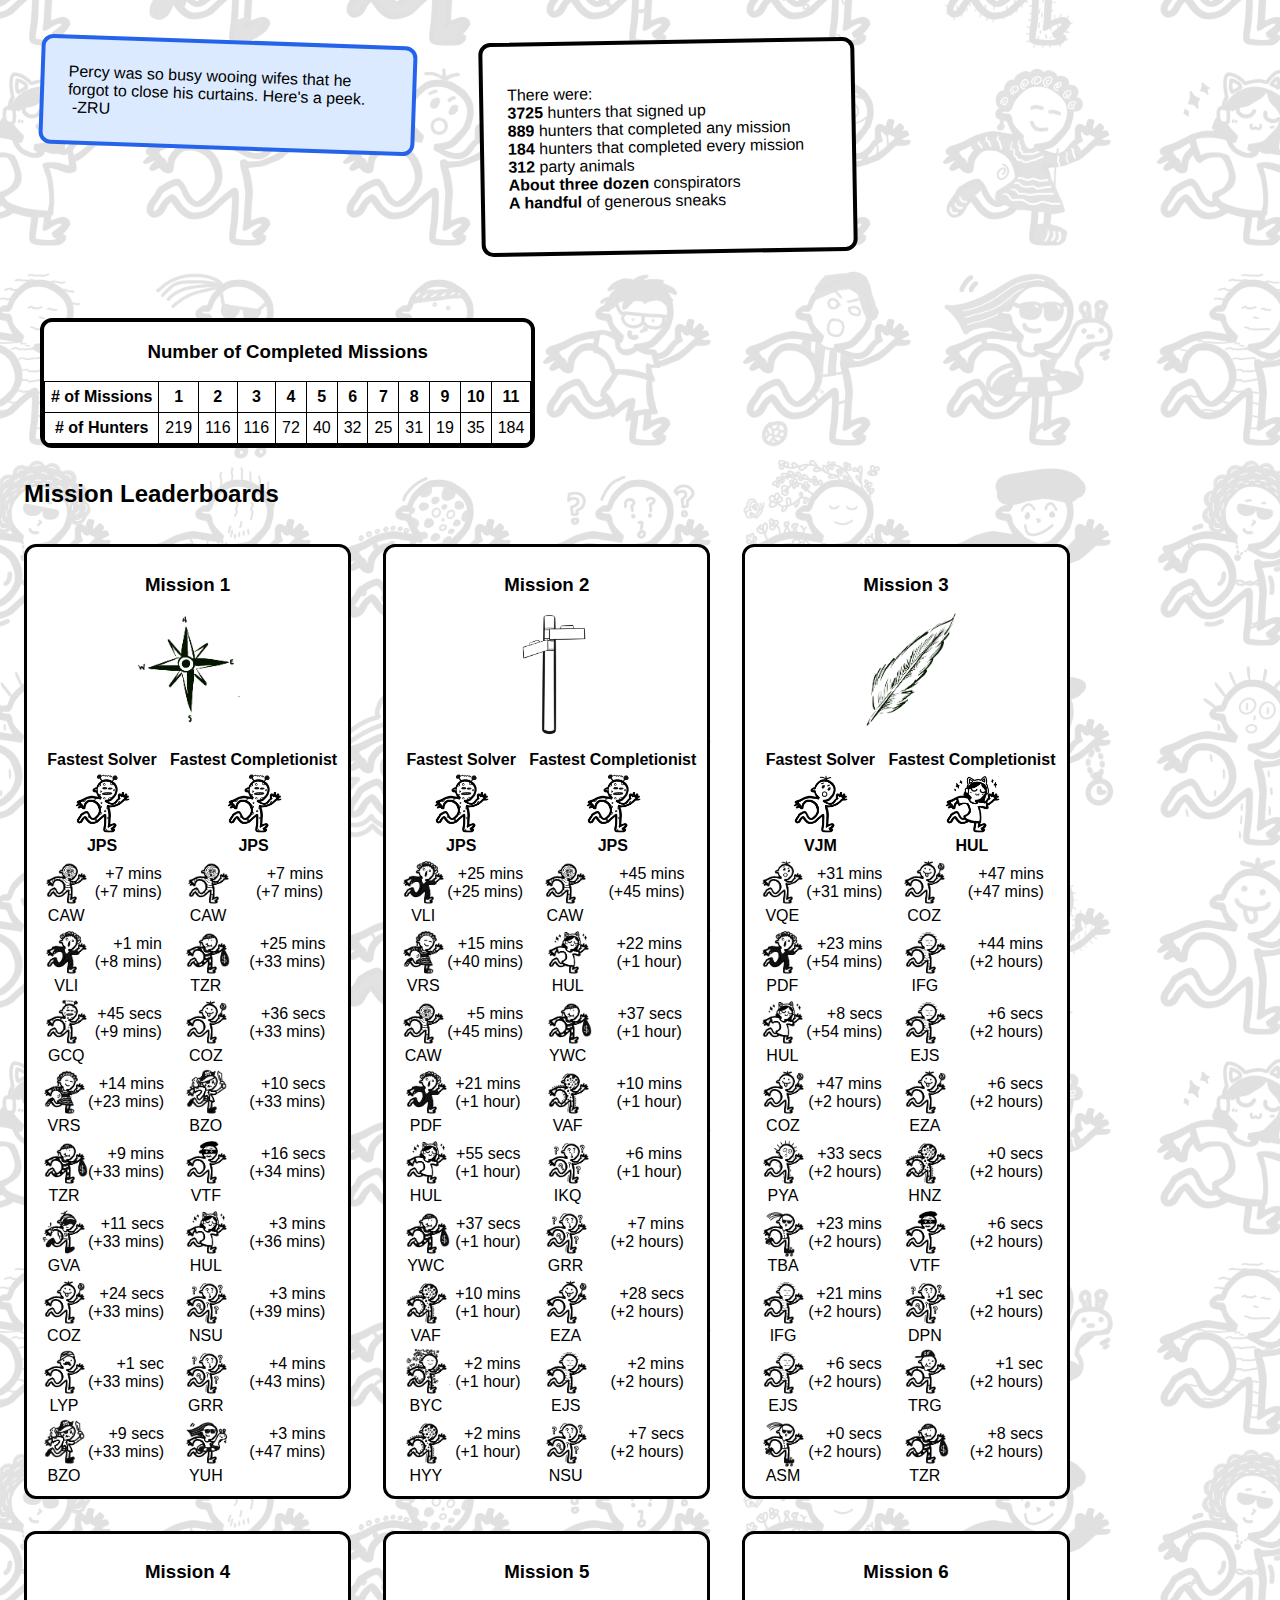
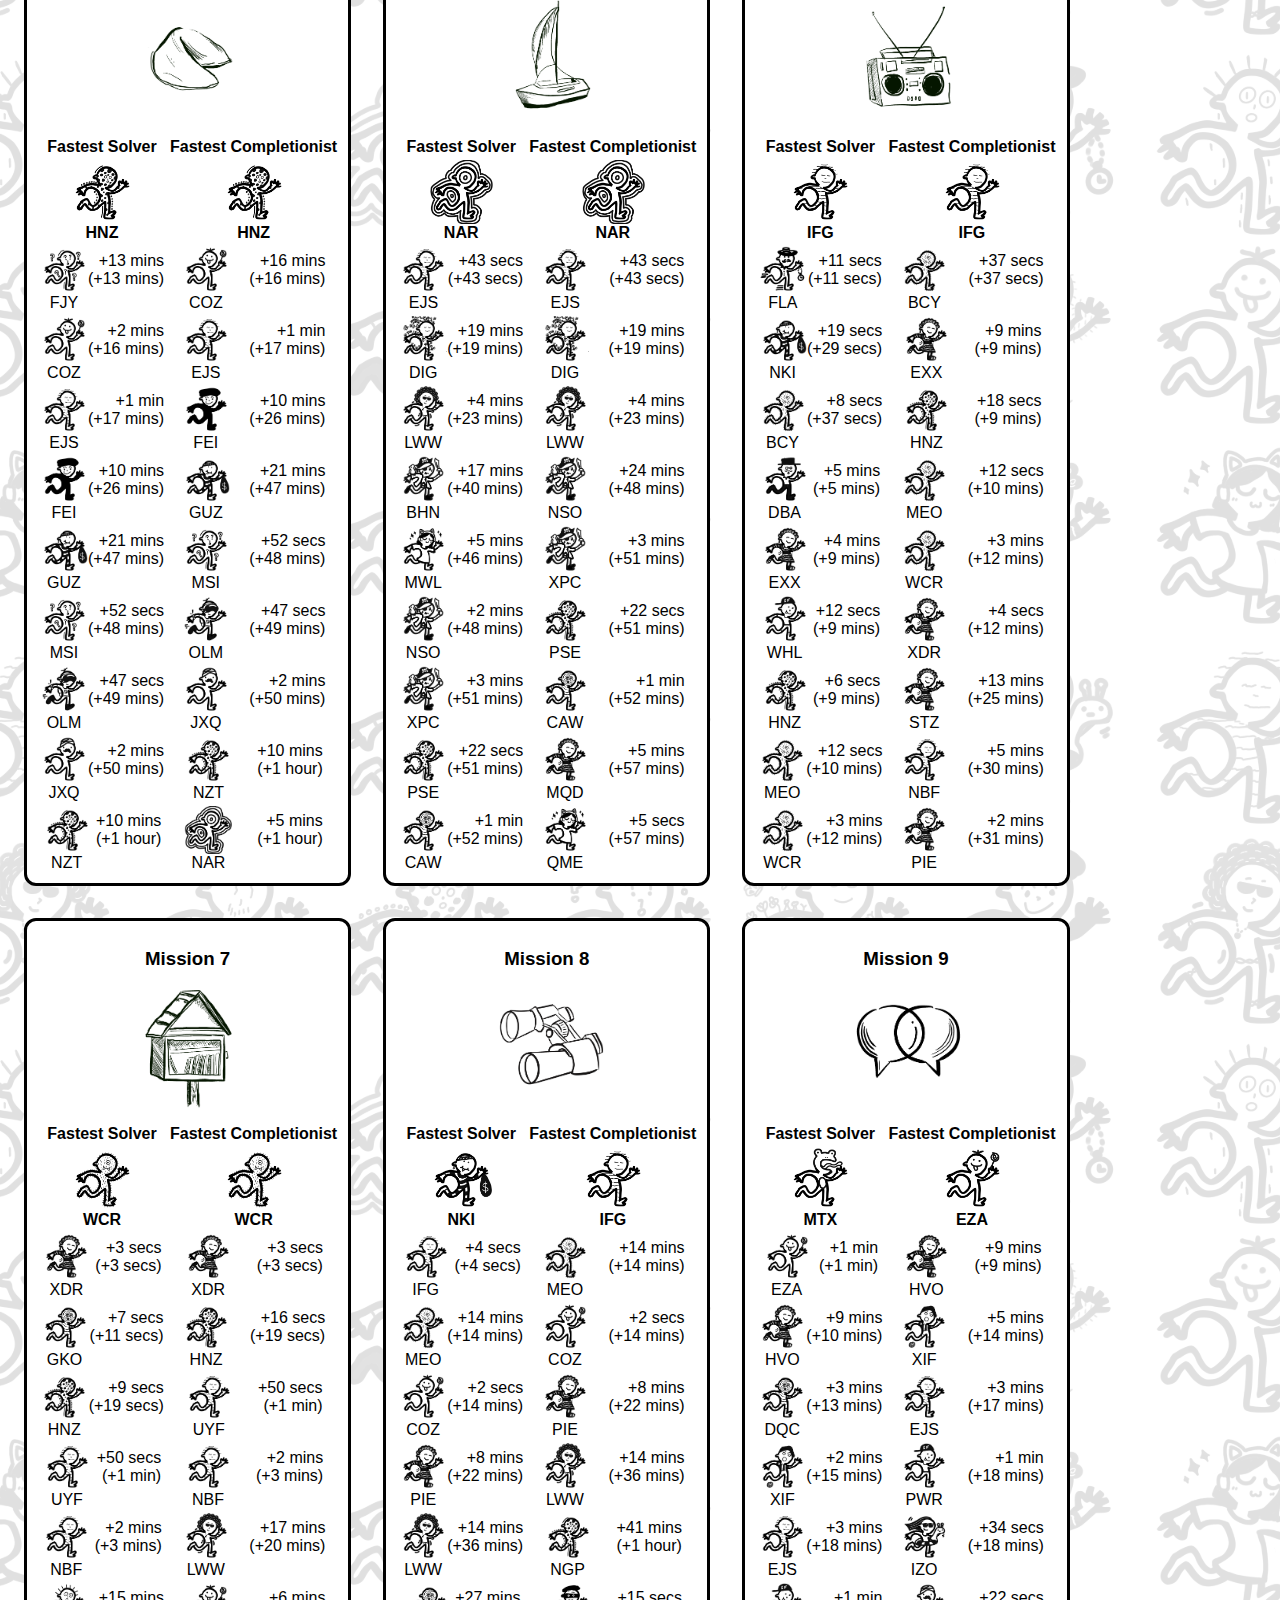
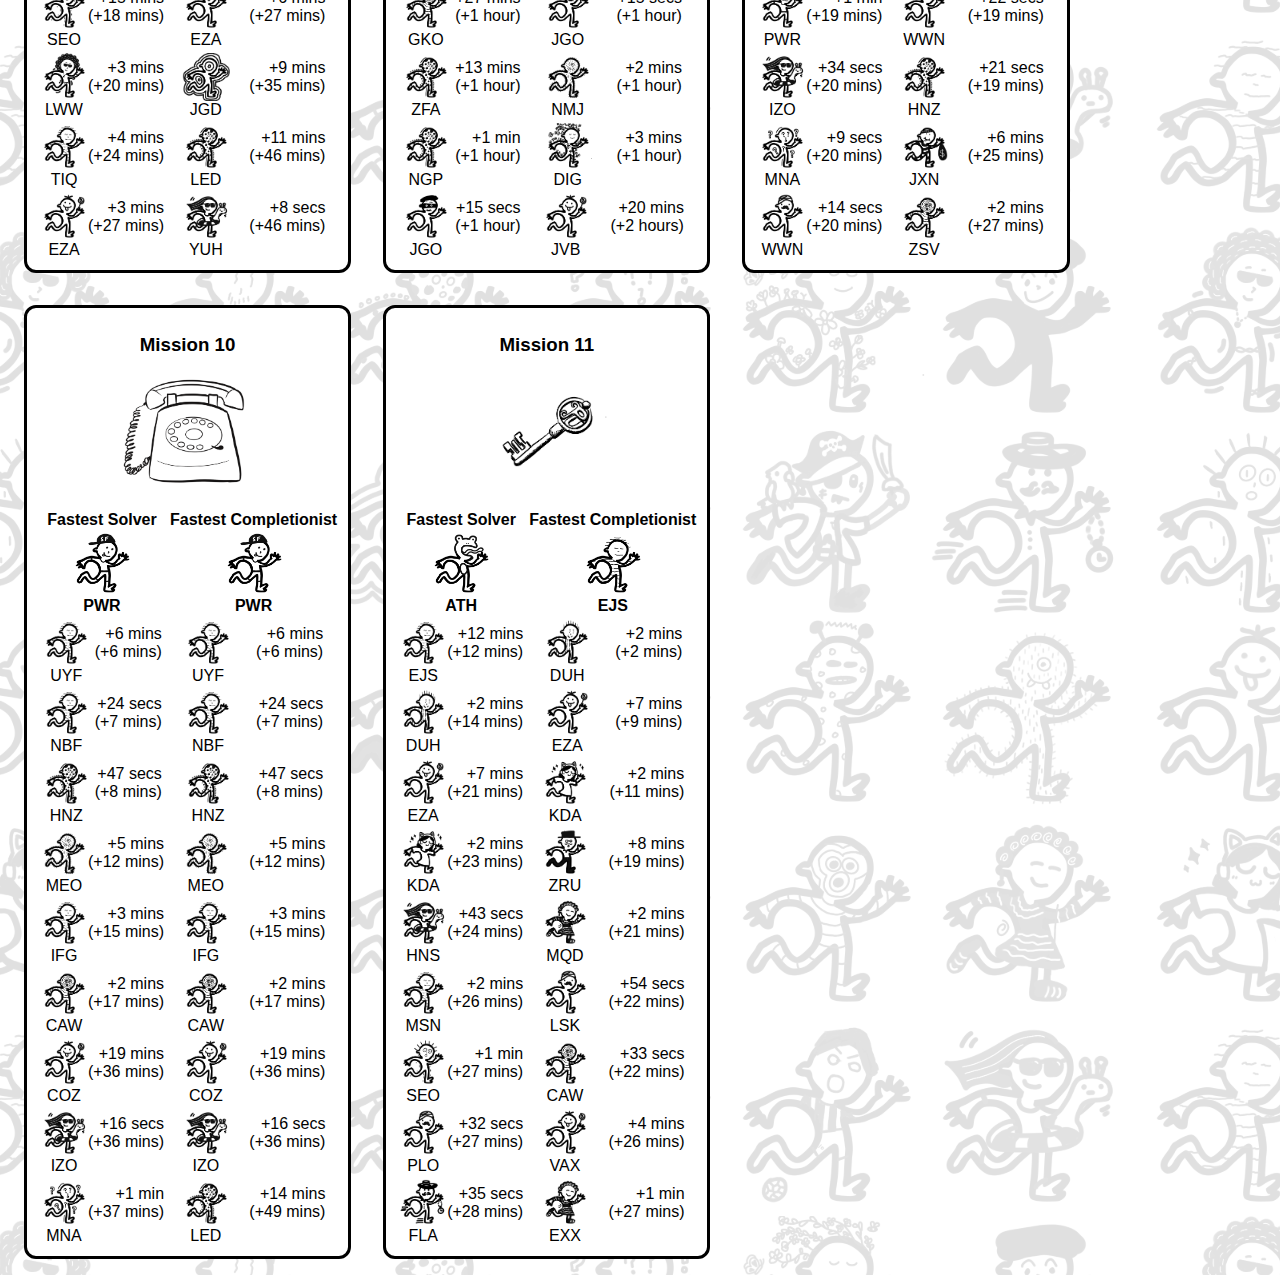
<file: index.html>
<html><head><title>SF Pursuit End Game Summary</title><link rel="stylesheet" href="style.css"></head><body><div class="message">Percy was so busy wooing wifes that he forgot to close his curtains. Here's a peek.<br/>&nbsp;-ZRU</div><div id="userstats"><p>There were:<br/><b>3725</b> hunters that signed up<br/><b>889</b> hunters that completed any mission<br/><b>184</b> hunters that completed every mission<br/><b>312</b> party animals<br/><b>About three dozen</b> conspirators<br/><b>A handful</b> of generous sneaks</p></div><div class="solved"><h3>Number of Completed Missions</h3><table><thead><tr><th># of Missions</th><th>1</th><th>2</th><th>3</th><th>4</th><th>5</th><th>6</th><th>7</th><th>8</th><th>9</th><th>10</th><th>11</th></tr></thead><tbody><tr><th># of Hunters</th><td>219</td><td>116</td><td>116</td><td>72</td><td>40</td><td>32</td><td>25</td><td>31</td><td>19</td><td>35</td><td>184</td></tr></tbody></table></div><div class="clue-leaderboard-header"><h2>Mission Leaderboards</h2></div><div class="clue-leaderboard"><div class="mission-header"><h3>Mission 1</h3><img src="mission/1.png"></div><table><thead><tr><th>Fastest Solver</th><th>Fastest Completionist</th></tr></thead><tbdoy><tr><td><div class="stat"><div class="avatar"><img width=64 src="avatar/guy-5.PNG"></div><div class="name">JPS</div><div class="time"><br/>()</div></div></td><td><div class="stat"><div class="avatar"><img width=64 src="avatar/guy-5.PNG"></div><div class="name">JPS</div><div class="time"><br/>()</div></div></td></tr><tr><td><div class="stat"><div class="avatar"><img width=64 src="avatar/guy-15.PNG"></div><div class="name">CAW</div><div class="time">+7 mins<br/>(+7 mins)</div></div></td><td><div class="stat"><div class="avatar"><img width=64 src="avatar/guy-15.PNG"></div><div class="name">CAW</div><div class="time">+7 mins<br/>(+7 mins)</div></div></td></tr><tr><td><div class="stat"><div class="avatar"><img width=64 src="avatar/guy-12.PNG"></div><div class="name">VLI</div><div class="time">+1 min<br/>(+8 mins)</div></div></td><td><div class="stat"><div class="avatar"><img width=64 src="avatar/guy-19.PNG"></div><div class="name">TZR</div><div class="time">+25 mins<br/>(+33 mins)</div></div></td></tr><tr><td><div class="stat"><div class="avatar"><img width=64 src="avatar/guy-5.PNG"></div><div class="name">GCQ</div><div class="time">+45 secs<br/>(+9 mins)</div></div></td><td><div class="stat"><div class="avatar"><img width=64 src="avatar/guy-30.PNG"></div><div class="name">COZ</div><div class="time">+36 secs<br/>(+33 mins)</div></div></td></tr><tr><td><div class="stat"><div class="avatar"><img width=64 src="avatar/guy-14.PNG"></div><div class="name">VRS</div><div class="time">+14 mins<br/>(+23 mins)</div></div></td><td><div class="stat"><div class="avatar"><img width=64 src="avatar/guy-28.PNG"></div><div class="name">BZO</div><div class="time">+10 secs<br/>(+33 mins)</div></div></td></tr><tr><td><div class="stat"><div class="avatar"><img width=64 src="avatar/guy-19.PNG"></div><div class="name">TZR</div><div class="time">+9 mins<br/>(+33 mins)</div></div></td><td><div class="stat"><div class="avatar"><img width=64 src="avatar/guy-27.PNG"></div><div class="name">VTF</div><div class="time">+16 secs<br/>(+34 mins)</div></div></td></tr><tr><td><div class="stat"><div class="avatar"><img width=64 src="avatar/guy-11.PNG"></div><div class="name">GVA</div><div class="time">+11 secs<br/>(+33 mins)</div></div></td><td><div class="stat"><div class="avatar"><img width=64 src="avatar/guy-7.PNG"></div><div class="name">HUL</div><div class="time">+3 mins<br/>(+36 mins)</div></div></td></tr><tr><td><div class="stat"><div class="avatar"><img width=64 src="avatar/guy-30.PNG"></div><div class="name">COZ</div><div class="time">+24 secs<br/>(+33 mins)</div></div></td><td><div class="stat"><div class="avatar"><img width=64 src="avatar/guy-24.PNG"></div><div class="name">NSU</div><div class="time">+3 mins<br/>(+39 mins)</div></div></td></tr><tr><td><div class="stat"><div class="avatar"><img width=64 src="avatar/guy-16.PNG"></div><div class="name">LYP</div><div class="time">+1 sec<br/>(+33 mins)</div></div></td><td><div class="stat"><div class="avatar"><img width=64 src="avatar/guy-24.PNG"></div><div class="name">GRR</div><div class="time">+4 mins<br/>(+43 mins)</div></div></td></tr><tr><td><div class="stat"><div class="avatar"><img width=64 src="avatar/guy-28.PNG"></div><div class="name">BZO</div><div class="time">+9 secs<br/>(+33 mins)</div></div></td><td><div class="stat"><div class="avatar"><img width=64 src="avatar/guy-13.PNG"></div><div class="name">YUH</div><div class="time">+3 mins<br/>(+47 mins)</div></div></td></tr></tbody></table></div><div class="clue-leaderboard"><div class="mission-header"><h3>Mission 2</h3><img src="mission/2.png"></div><table><thead><tr><th>Fastest Solver</th><th>Fastest Completionist</th></tr></thead><tbdoy><tr><td><div class="stat"><div class="avatar"><img width=64 src="avatar/guy-5.PNG"></div><div class="name">JPS</div><div class="time"><br/>()</div></div></td><td><div class="stat"><div class="avatar"><img width=64 src="avatar/guy-5.PNG"></div><div class="name">JPS</div><div class="time"><br/>()</div></div></td></tr><tr><td><div class="stat"><div class="avatar"><img width=64 src="avatar/guy-12.PNG"></div><div class="name">VLI</div><div class="time">+25 mins<br/>(+25 mins)</div></div></td><td><div class="stat"><div class="avatar"><img width=64 src="avatar/guy-15.PNG"></div><div class="name">CAW</div><div class="time">+45 mins<br/>(+45 mins)</div></div></td></tr><tr><td><div class="stat"><div class="avatar"><img width=64 src="avatar/guy-14.PNG"></div><div class="name">VRS</div><div class="time">+15 mins<br/>(+40 mins)</div></div></td><td><div class="stat"><div class="avatar"><img width=64 src="avatar/guy-7.PNG"></div><div class="name">HUL</div><div class="time">+22 mins<br/>(+1 hour)</div></div></td></tr><tr><td><div class="stat"><div class="avatar"><img width=64 src="avatar/guy-15.PNG"></div><div class="name">CAW</div><div class="time">+5 mins<br/>(+45 mins)</div></div></td><td><div class="stat"><div class="avatar"><img width=64 src="avatar/guy-19.PNG"></div><div class="name">YWC</div><div class="time">+37 secs<br/>(+1 hour)</div></div></td></tr><tr><td><div class="stat"><div class="avatar"><img width=64 src="avatar/guy-12.PNG"></div><div class="name">PDF</div><div class="time">+21 mins<br/>(+1 hour)</div></div></td><td><div class="stat"><div class="avatar"><img width=64 src="avatar/guy-23.PNG"></div><div class="name">VAF</div><div class="time">+10 mins<br/>(+1 hour)</div></div></td></tr><tr><td><div class="stat"><div class="avatar"><img width=64 src="avatar/guy-7.PNG"></div><div class="name">HUL</div><div class="time">+55 secs<br/>(+1 hour)</div></div></td><td><div class="stat"><div class="avatar"><img width=64 src="avatar/guy-24.PNG"></div><div class="name">IKQ</div><div class="time">+6 mins<br/>(+1 hour)</div></div></td></tr><tr><td><div class="stat"><div class="avatar"><img width=64 src="avatar/guy-19.PNG"></div><div class="name">YWC</div><div class="time">+37 secs<br/>(+1 hour)</div></div></td><td><div class="stat"><div class="avatar"><img width=64 src="avatar/guy-24.PNG"></div><div class="name">GRR</div><div class="time">+7 mins<br/>(+2 hours)</div></div></td></tr><tr><td><div class="stat"><div class="avatar"><img width=64 src="avatar/guy-23.PNG"></div><div class="name">VAF</div><div class="time">+10 mins<br/>(+1 hour)</div></div></td><td><div class="stat"><div class="avatar"><img width=64 src="avatar/guy-30.PNG"></div><div class="name">EZA</div><div class="time">+28 secs<br/>(+2 hours)</div></div></td></tr><tr><td><div class="stat"><div class="avatar"><img width=64 src="avatar/guy-25.PNG"></div><div class="name">BYC</div><div class="time">+2 mins<br/>(+1 hour)</div></div></td><td><div class="stat"><div class="avatar"><img width=64 src="avatar/guy-17.PNG"></div><div class="name">EJS</div><div class="time">+2 mins<br/>(+2 hours)</div></div></td></tr><tr><td><div class="stat"><div class="avatar"><img width=64 src="avatar/guy-23.PNG"></div><div class="name">HYY</div><div class="time">+2 mins<br/>(+1 hour)</div></div></td><td><div class="stat"><div class="avatar"><img width=64 src="avatar/guy-24.PNG"></div><div class="name">NSU</div><div class="time">+7 secs<br/>(+2 hours)</div></div></td></tr></tbody></table></div><div class="clue-leaderboard"><div class="mission-header"><h3>Mission 3</h3><img src="mission/3.png"></div><table><thead><tr><th>Fastest Solver</th><th>Fastest Completionist</th></tr></thead><tbdoy><tr><td><div class="stat"><div class="avatar"><img width=64 src="avatar/guy-2.PNG"></div><div class="name">VJM</div><div class="time"><br/>()</div></div></td><td><div class="stat"><div class="avatar"><img width=64 src="avatar/guy-7.PNG"></div><div class="name">HUL</div><div class="time"><br/>()</div></div></td></tr><tr><td><div class="stat"><div class="avatar"><img width=64 src="avatar/guy-2.PNG"></div><div class="name">VQE</div><div class="time">+31 mins<br/>(+31 mins)</div></div></td><td><div class="stat"><div class="avatar"><img width=64 src="avatar/guy-30.PNG"></div><div class="name">COZ</div><div class="time">+47 mins<br/>(+47 mins)</div></div></td></tr><tr><td><div class="stat"><div class="avatar"><img width=64 src="avatar/guy-12.PNG"></div><div class="name">PDF</div><div class="time">+23 mins<br/>(+54 mins)</div></div></td><td><div class="stat"><div class="avatar"><img width=64 src="avatar/guy-17.PNG"></div><div class="name">IFG</div><div class="time">+44 mins<br/>(+2 hours)</div></div></td></tr><tr><td><div class="stat"><div class="avatar"><img width=64 src="avatar/guy-7.PNG"></div><div class="name">HUL</div><div class="time">+8 secs<br/>(+54 mins)</div></div></td><td><div class="stat"><div class="avatar"><img width=64 src="avatar/guy-17.PNG"></div><div class="name">EJS</div><div class="time">+6 secs<br/>(+2 hours)</div></div></td></tr><tr><td><div class="stat"><div class="avatar"><img width=64 src="avatar/guy-30.PNG"></div><div class="name">COZ</div><div class="time">+47 mins<br/>(+2 hours)</div></div></td><td><div class="stat"><div class="avatar"><img width=64 src="avatar/guy-30.PNG"></div><div class="name">EZA</div><div class="time">+6 secs<br/>(+2 hours)</div></div></td></tr><tr><td><div class="stat"><div class="avatar"><img width=64 src="avatar/guy-10.PNG"></div><div class="name">PYA</div><div class="time">+33 secs<br/>(+2 hours)</div></div></td><td><div class="stat"><div class="avatar"><img width=64 src="avatar/guy-23.PNG"></div><div class="name">HNZ</div><div class="time">+0 secs<br/>(+2 hours)</div></div></td></tr><tr><td><div class="stat"><div class="avatar"><img width=64 src="avatar/guy-18.PNG"></div><div class="name">TBA</div><div class="time">+23 mins<br/>(+2 hours)</div></div></td><td><div class="stat"><div class="avatar"><img width=64 src="avatar/guy-27.PNG"></div><div class="name">VTF</div><div class="time">+6 secs<br/>(+2 hours)</div></div></td></tr><tr><td><div class="stat"><div class="avatar"><img width=64 src="avatar/guy-17.PNG"></div><div class="name">IFG</div><div class="time">+21 mins<br/>(+2 hours)</div></div></td><td><div class="stat"><div class="avatar"><img width=64 src="avatar/guy-24.PNG"></div><div class="name">DPN</div><div class="time">+1 sec<br/>(+2 hours)</div></div></td></tr><tr><td><div class="stat"><div class="avatar"><img width=64 src="avatar/guy-17.PNG"></div><div class="name">EJS</div><div class="time">+6 secs<br/>(+2 hours)</div></div></td><td><div class="stat"><div class="avatar"><img width=64 src="avatar/guy-4.PNG"></div><div class="name">TRG</div><div class="time">+1 sec<br/>(+2 hours)</div></div></td></tr><tr><td><div class="stat"><div class="avatar"><img width=64 src="avatar/guy-18.PNG"></div><div class="name">ASM</div><div class="time">+0 secs<br/>(+2 hours)</div></div></td><td><div class="stat"><div class="avatar"><img width=64 src="avatar/guy-19.PNG"></div><div class="name">TZR</div><div class="time">+8 secs<br/>(+2 hours)</div></div></td></tr></tbody></table></div><div class="clue-leaderboard"><div class="mission-header"><h3>Mission 4</h3><img src="mission/4.png"></div><table><thead><tr><th>Fastest Solver</th><th>Fastest Completionist</th></tr></thead><tbdoy><tr><td><div class="stat"><div class="avatar"><img width=64 src="avatar/guy-23.PNG"></div><div class="name">HNZ</div><div class="time"><br/>()</div></div></td><td><div class="stat"><div class="avatar"><img width=64 src="avatar/guy-23.PNG"></div><div class="name">HNZ</div><div class="time"><br/>()</div></div></td></tr><tr><td><div class="stat"><div class="avatar"><img width=64 src="avatar/guy-24.PNG"></div><div class="name">FJY</div><div class="time">+13 mins<br/>(+13 mins)</div></div></td><td><div class="stat"><div class="avatar"><img width=64 src="avatar/guy-30.PNG"></div><div class="name">COZ</div><div class="time">+16 mins<br/>(+16 mins)</div></div></td></tr><tr><td><div class="stat"><div class="avatar"><img width=64 src="avatar/guy-30.PNG"></div><div class="name">COZ</div><div class="time">+2 mins<br/>(+16 mins)</div></div></td><td><div class="stat"><div class="avatar"><img width=64 src="avatar/guy-17.PNG"></div><div class="name">EJS</div><div class="time">+1 min<br/>(+17 mins)</div></div></td></tr><tr><td><div class="stat"><div class="avatar"><img width=64 src="avatar/guy-17.PNG"></div><div class="name">EJS</div><div class="time">+1 min<br/>(+17 mins)</div></div></td><td><div class="stat"><div class="avatar"><img width=64 src="avatar/guy-26.PNG"></div><div class="name">FEI</div><div class="time">+10 mins<br/>(+26 mins)</div></div></td></tr><tr><td><div class="stat"><div class="avatar"><img width=64 src="avatar/guy-26.PNG"></div><div class="name">FEI</div><div class="time">+10 mins<br/>(+26 mins)</div></div></td><td><div class="stat"><div class="avatar"><img width=64 src="avatar/guy-19.PNG"></div><div class="name">GUZ</div><div class="time">+21 mins<br/>(+47 mins)</div></div></td></tr><tr><td><div class="stat"><div class="avatar"><img width=64 src="avatar/guy-19.PNG"></div><div class="name">GUZ</div><div class="time">+21 mins<br/>(+47 mins)</div></div></td><td><div class="stat"><div class="avatar"><img width=64 src="avatar/guy-24.PNG"></div><div class="name">MSI</div><div class="time">+52 secs<br/>(+48 mins)</div></div></td></tr><tr><td><div class="stat"><div class="avatar"><img width=64 src="avatar/guy-24.PNG"></div><div class="name">MSI</div><div class="time">+52 secs<br/>(+48 mins)</div></div></td><td><div class="stat"><div class="avatar"><img width=64 src="avatar/guy-11.PNG"></div><div class="name">OLM</div><div class="time">+47 secs<br/>(+49 mins)</div></div></td></tr><tr><td><div class="stat"><div class="avatar"><img width=64 src="avatar/guy-11.PNG"></div><div class="name">OLM</div><div class="time">+47 secs<br/>(+49 mins)</div></div></td><td><div class="stat"><div class="avatar"><img width=64 src="avatar/guy-16.PNG"></div><div class="name">JXQ</div><div class="time">+2 mins<br/>(+50 mins)</div></div></td></tr><tr><td><div class="stat"><div class="avatar"><img width=64 src="avatar/guy-16.PNG"></div><div class="name">JXQ</div><div class="time">+2 mins<br/>(+50 mins)</div></div></td><td><div class="stat"><div class="avatar"><img width=64 src="avatar/guy-23.PNG"></div><div class="name">NZT</div><div class="time">+10 mins<br/>(+1 hour)</div></div></td></tr><tr><td><div class="stat"><div class="avatar"><img width=64 src="avatar/guy-23.PNG"></div><div class="name">NZT</div><div class="time">+10 mins<br/>(+1 hour)</div></div></td><td><div class="stat"><div class="avatar"><img width=64 src="avatar/guy-20.PNG"></div><div class="name">NAR</div><div class="time">+5 mins<br/>(+1 hour)</div></div></td></tr></tbody></table></div><div class="clue-leaderboard"><div class="mission-header"><h3>Mission 5</h3><img src="mission/5.png"></div><table><thead><tr><th>Fastest Solver</th><th>Fastest Completionist</th></tr></thead><tbdoy><tr><td><div class="stat"><div class="avatar"><img width=64 src="avatar/guy-20.PNG"></div><div class="name">NAR</div><div class="time"><br/>()</div></div></td><td><div class="stat"><div class="avatar"><img width=64 src="avatar/guy-20.PNG"></div><div class="name">NAR</div><div class="time"><br/>()</div></div></td></tr><tr><td><div class="stat"><div class="avatar"><img width=64 src="avatar/guy-17.PNG"></div><div class="name">EJS</div><div class="time">+43 secs<br/>(+43 secs)</div></div></td><td><div class="stat"><div class="avatar"><img width=64 src="avatar/guy-17.PNG"></div><div class="name">EJS</div><div class="time">+43 secs<br/>(+43 secs)</div></div></td></tr><tr><td><div class="stat"><div class="avatar"><img width=64 src="avatar/guy-25.PNG"></div><div class="name">DIG</div><div class="time">+19 mins<br/>(+19 mins)</div></div></td><td><div class="stat"><div class="avatar"><img width=64 src="avatar/guy-25.PNG"></div><div class="name">DIG</div><div class="time">+19 mins<br/>(+19 mins)</div></div></td></tr><tr><td><div class="stat"><div class="avatar"><img width=64 src="avatar/guy-8.PNG"></div><div class="name">LWW</div><div class="time">+4 mins<br/>(+23 mins)</div></div></td><td><div class="stat"><div class="avatar"><img width=64 src="avatar/guy-8.PNG"></div><div class="name">LWW</div><div class="time">+4 mins<br/>(+23 mins)</div></div></td></tr><tr><td><div class="stat"><div class="avatar"><img width=64 src="avatar/guy-28.PNG"></div><div class="name">BHN</div><div class="time">+17 mins<br/>(+40 mins)</div></div></td><td><div class="stat"><div class="avatar"><img width=64 src="avatar/guy-28.PNG"></div><div class="name">NSO</div><div class="time">+24 mins<br/>(+48 mins)</div></div></td></tr><tr><td><div class="stat"><div class="avatar"><img width=64 src="avatar/guy-7.PNG"></div><div class="name">MWL</div><div class="time">+5 mins<br/>(+46 mins)</div></div></td><td><div class="stat"><div class="avatar"><img width=64 src="avatar/guy-28.PNG"></div><div class="name">XPC</div><div class="time">+3 mins<br/>(+51 mins)</div></div></td></tr><tr><td><div class="stat"><div class="avatar"><img width=64 src="avatar/guy-28.PNG"></div><div class="name">NSO</div><div class="time">+2 mins<br/>(+48 mins)</div></div></td><td><div class="stat"><div class="avatar"><img width=64 src="avatar/guy-23.PNG"></div><div class="name">PSE</div><div class="time">+22 secs<br/>(+51 mins)</div></div></td></tr><tr><td><div class="stat"><div class="avatar"><img width=64 src="avatar/guy-28.PNG"></div><div class="name">XPC</div><div class="time">+3 mins<br/>(+51 mins)</div></div></td><td><div class="stat"><div class="avatar"><img width=64 src="avatar/guy-15.PNG"></div><div class="name">CAW</div><div class="time">+1 min<br/>(+52 mins)</div></div></td></tr><tr><td><div class="stat"><div class="avatar"><img width=64 src="avatar/guy-23.PNG"></div><div class="name">PSE</div><div class="time">+22 secs<br/>(+51 mins)</div></div></td><td><div class="stat"><div class="avatar"><img width=64 src="avatar/guy-14.PNG"></div><div class="name">MQD</div><div class="time">+5 mins<br/>(+57 mins)</div></div></td></tr><tr><td><div class="stat"><div class="avatar"><img width=64 src="avatar/guy-15.PNG"></div><div class="name">CAW</div><div class="time">+1 min<br/>(+52 mins)</div></div></td><td><div class="stat"><div class="avatar"><img width=64 src="avatar/guy-7.PNG"></div><div class="name">QME</div><div class="time">+5 secs<br/>(+57 mins)</div></div></td></tr></tbody></table></div><div class="clue-leaderboard"><div class="mission-header"><h3>Mission 6</h3><img src="mission/6.png"></div><table><thead><tr><th>Fastest Solver</th><th>Fastest Completionist</th></tr></thead><tbdoy><tr><td><div class="stat"><div class="avatar"><img width=64 src="avatar/guy-17.PNG"></div><div class="name">IFG</div><div class="time"><br/>()</div></div></td><td><div class="stat"><div class="avatar"><img width=64 src="avatar/guy-17.PNG"></div><div class="name">IFG</div><div class="time"><br/>()</div></div></td></tr><tr><td><div class="stat"><div class="avatar"><img width=64 src="avatar/guy-29.PNG"></div><div class="name">FLA</div><div class="time">+11 secs<br/>(+11 secs)</div></div></td><td><div class="stat"><div class="avatar"><img width=64 src="avatar/guy-6.PNG"></div><div class="name">BCY</div><div class="time">+37 secs<br/>(+37 secs)</div></div></td></tr><tr><td><div class="stat"><div class="avatar"><img width=64 src="avatar/guy-19.PNG"></div><div class="name">NKI</div><div class="time">+19 secs<br/>(+29 secs)</div></div></td><td><div class="stat"><div class="avatar"><img width=64 src="avatar/guy-14.PNG"></div><div class="name">EXX</div><div class="time">+9 mins<br/>(+9 mins)</div></div></td></tr><tr><td><div class="stat"><div class="avatar"><img width=64 src="avatar/guy-6.PNG"></div><div class="name">BCY</div><div class="time">+8 secs<br/>(+37 secs)</div></div></td><td><div class="stat"><div class="avatar"><img width=64 src="avatar/guy-23.PNG"></div><div class="name">HNZ</div><div class="time">+18 secs<br/>(+9 mins)</div></div></td></tr><tr><td><div class="stat"><div class="avatar"><img width=64 src="avatar/guy-3.PNG"></div><div class="name">DBA</div><div class="time">+5 mins<br/>(+5 mins)</div></div></td><td><div class="stat"><div class="avatar"><img width=64 src="avatar/guy-6.PNG"></div><div class="name">MEO</div><div class="time">+12 secs<br/>(+10 mins)</div></div></td></tr><tr><td><div class="stat"><div class="avatar"><img width=64 src="avatar/guy-14.PNG"></div><div class="name">EXX</div><div class="time">+4 mins<br/>(+9 mins)</div></div></td><td><div class="stat"><div class="avatar"><img width=64 src="avatar/guy-6.PNG"></div><div class="name">WCR</div><div class="time">+3 mins<br/>(+12 mins)</div></div></td></tr><tr><td><div class="stat"><div class="avatar"><img width=64 src="avatar/guy-4.PNG"></div><div class="name">WHL</div><div class="time">+12 secs<br/>(+9 mins)</div></div></td><td><div class="stat"><div class="avatar"><img width=64 src="avatar/guy-14.PNG"></div><div class="name">XDR</div><div class="time">+4 secs<br/>(+12 mins)</div></div></td></tr><tr><td><div class="stat"><div class="avatar"><img width=64 src="avatar/guy-23.PNG"></div><div class="name">HNZ</div><div class="time">+6 secs<br/>(+9 mins)</div></div></td><td><div class="stat"><div class="avatar"><img width=64 src="avatar/guy-14.PNG"></div><div class="name">STZ</div><div class="time">+13 mins<br/>(+25 mins)</div></div></td></tr><tr><td><div class="stat"><div class="avatar"><img width=64 src="avatar/guy-6.PNG"></div><div class="name">MEO</div><div class="time">+12 secs<br/>(+10 mins)</div></div></td><td><div class="stat"><div class="avatar"><img width=64 src="avatar/guy-17.PNG"></div><div class="name">NBF</div><div class="time">+5 mins<br/>(+30 mins)</div></div></td></tr><tr><td><div class="stat"><div class="avatar"><img width=64 src="avatar/guy-6.PNG"></div><div class="name">WCR</div><div class="time">+3 mins<br/>(+12 mins)</div></div></td><td><div class="stat"><div class="avatar"><img width=64 src="avatar/guy-14.PNG"></div><div class="name">PIE</div><div class="time">+2 mins<br/>(+31 mins)</div></div></td></tr></tbody></table></div><div class="clue-leaderboard"><div class="mission-header"><h3>Mission 7</h3><img src="mission/7.png"></div><table><thead><tr><th>Fastest Solver</th><th>Fastest Completionist</th></tr></thead><tbdoy><tr><td><div class="stat"><div class="avatar"><img width=64 src="avatar/guy-6.PNG"></div><div class="name">WCR</div><div class="time"><br/>()</div></div></td><td><div class="stat"><div class="avatar"><img width=64 src="avatar/guy-6.PNG"></div><div class="name">WCR</div><div class="time"><br/>()</div></div></td></tr><tr><td><div class="stat"><div class="avatar"><img width=64 src="avatar/guy-14.PNG"></div><div class="name">XDR</div><div class="time">+3 secs<br/>(+3 secs)</div></div></td><td><div class="stat"><div class="avatar"><img width=64 src="avatar/guy-14.PNG"></div><div class="name">XDR</div><div class="time">+3 secs<br/>(+3 secs)</div></div></td></tr><tr><td><div class="stat"><div class="avatar"><img width=64 src="avatar/guy-15.PNG"></div><div class="name">GKO</div><div class="time">+7 secs<br/>(+11 secs)</div></div></td><td><div class="stat"><div class="avatar"><img width=64 src="avatar/guy-23.PNG"></div><div class="name">HNZ</div><div class="time">+16 secs<br/>(+19 secs)</div></div></td></tr><tr><td><div class="stat"><div class="avatar"><img width=64 src="avatar/guy-23.PNG"></div><div class="name">HNZ</div><div class="time">+9 secs<br/>(+19 secs)</div></div></td><td><div class="stat"><div class="avatar"><img width=64 src="avatar/guy-17.PNG"></div><div class="name">UYF</div><div class="time">+50 secs<br/>(+1 min)</div></div></td></tr><tr><td><div class="stat"><div class="avatar"><img width=64 src="avatar/guy-17.PNG"></div><div class="name">UYF</div><div class="time">+50 secs<br/>(+1 min)</div></div></td><td><div class="stat"><div class="avatar"><img width=64 src="avatar/guy-17.PNG"></div><div class="name">NBF</div><div class="time">+2 mins<br/>(+3 mins)</div></div></td></tr><tr><td><div class="stat"><div class="avatar"><img width=64 src="avatar/guy-17.PNG"></div><div class="name">NBF</div><div class="time">+2 mins<br/>(+3 mins)</div></div></td><td><div class="stat"><div class="avatar"><img width=64 src="avatar/guy-8.PNG"></div><div class="name">LWW</div><div class="time">+17 mins<br/>(+20 mins)</div></div></td></tr><tr><td><div class="stat"><div class="avatar"><img width=64 src="avatar/guy-10.PNG"></div><div class="name">SEO</div><div class="time">+15 mins<br/>(+18 mins)</div></div></td><td><div class="stat"><div class="avatar"><img width=64 src="avatar/guy-30.PNG"></div><div class="name">EZA</div><div class="time">+6 mins<br/>(+27 mins)</div></div></td></tr><tr><td><div class="stat"><div class="avatar"><img width=64 src="avatar/guy-8.PNG"></div><div class="name">LWW</div><div class="time">+3 mins<br/>(+20 mins)</div></div></td><td><div class="stat"><div class="avatar"><img width=64 src="avatar/guy-20.PNG"></div><div class="name">JGD</div><div class="time">+9 mins<br/>(+35 mins)</div></div></td></tr><tr><td><div class="stat"><div class="avatar"><img width=64 src="avatar/guy-17.PNG"></div><div class="name">TIQ</div><div class="time">+4 mins<br/>(+24 mins)</div></div></td><td><div class="stat"><div class="avatar"><img width=64 src="avatar/guy-23.PNG"></div><div class="name">LED</div><div class="time">+11 mins<br/>(+46 mins)</div></div></td></tr><tr><td><div class="stat"><div class="avatar"><img width=64 src="avatar/guy-30.PNG"></div><div class="name">EZA</div><div class="time">+3 mins<br/>(+27 mins)</div></div></td><td><div class="stat"><div class="avatar"><img width=64 src="avatar/guy-13.PNG"></div><div class="name">YUH</div><div class="time">+8 secs<br/>(+46 mins)</div></div></td></tr></tbody></table></div><div class="clue-leaderboard"><div class="mission-header"><h3>Mission 8</h3><img src="mission/8.png"></div><table><thead><tr><th>Fastest Solver</th><th>Fastest Completionist</th></tr></thead><tbdoy><tr><td><div class="stat"><div class="avatar"><img width=64 src="avatar/guy-19.PNG"></div><div class="name">NKI</div><div class="time"><br/>()</div></div></td><td><div class="stat"><div class="avatar"><img width=64 src="avatar/guy-17.PNG"></div><div class="name">IFG</div><div class="time"><br/>()</div></div></td></tr><tr><td><div class="stat"><div class="avatar"><img width=64 src="avatar/guy-17.PNG"></div><div class="name">IFG</div><div class="time">+4 secs<br/>(+4 secs)</div></div></td><td><div class="stat"><div class="avatar"><img width=64 src="avatar/guy-6.PNG"></div><div class="name">MEO</div><div class="time">+14 mins<br/>(+14 mins)</div></div></td></tr><tr><td><div class="stat"><div class="avatar"><img width=64 src="avatar/guy-6.PNG"></div><div class="name">MEO</div><div class="time">+14 mins<br/>(+14 mins)</div></div></td><td><div class="stat"><div class="avatar"><img width=64 src="avatar/guy-30.PNG"></div><div class="name">COZ</div><div class="time">+2 secs<br/>(+14 mins)</div></div></td></tr><tr><td><div class="stat"><div class="avatar"><img width=64 src="avatar/guy-30.PNG"></div><div class="name">COZ</div><div class="time">+2 secs<br/>(+14 mins)</div></div></td><td><div class="stat"><div class="avatar"><img width=64 src="avatar/guy-14.PNG"></div><div class="name">PIE</div><div class="time">+8 mins<br/>(+22 mins)</div></div></td></tr><tr><td><div class="stat"><div class="avatar"><img width=64 src="avatar/guy-14.PNG"></div><div class="name">PIE</div><div class="time">+8 mins<br/>(+22 mins)</div></div></td><td><div class="stat"><div class="avatar"><img width=64 src="avatar/guy-8.PNG"></div><div class="name">LWW</div><div class="time">+14 mins<br/>(+36 mins)</div></div></td></tr><tr><td><div class="stat"><div class="avatar"><img width=64 src="avatar/guy-8.PNG"></div><div class="name">LWW</div><div class="time">+14 mins<br/>(+36 mins)</div></div></td><td><div class="stat"><div class="avatar"><img width=64 src="avatar/guy-23.PNG"></div><div class="name">NGP</div><div class="time">+41 mins<br/>(+1 hour)</div></div></td></tr><tr><td><div class="stat"><div class="avatar"><img width=64 src="avatar/guy-15.PNG"></div><div class="name">GKO</div><div class="time">+27 mins<br/>(+1 hour)</div></div></td><td><div class="stat"><div class="avatar"><img width=64 src="avatar/guy-27.PNG"></div><div class="name">JGO</div><div class="time">+15 secs<br/>(+1 hour)</div></div></td></tr><tr><td><div class="stat"><div class="avatar"><img width=64 src="avatar/guy-23.PNG"></div><div class="name">ZFA</div><div class="time">+13 mins<br/>(+1 hour)</div></div></td><td><div class="stat"><div class="avatar"><img width=64 src="avatar/guy-6.PNG"></div><div class="name">NMJ</div><div class="time">+2 mins<br/>(+1 hour)</div></div></td></tr><tr><td><div class="stat"><div class="avatar"><img width=64 src="avatar/guy-23.PNG"></div><div class="name">NGP</div><div class="time">+1 min<br/>(+1 hour)</div></div></td><td><div class="stat"><div class="avatar"><img width=64 src="avatar/guy-25.PNG"></div><div class="name">DIG</div><div class="time">+3 mins<br/>(+1 hour)</div></div></td></tr><tr><td><div class="stat"><div class="avatar"><img width=64 src="avatar/guy-27.PNG"></div><div class="name">JGO</div><div class="time">+15 secs<br/>(+1 hour)</div></div></td><td><div class="stat"><div class="avatar"><img width=64 src="avatar/guy-30.PNG"></div><div class="name">JVB</div><div class="time">+20 mins<br/>(+2 hours)</div></div></td></tr></tbody></table></div><div class="clue-leaderboard"><div class="mission-header"><h3>Mission 9</h3><img src="mission/9.png"></div><table><thead><tr><th>Fastest Solver</th><th>Fastest Completionist</th></tr></thead><tbdoy><tr><td><div class="stat"><div class="avatar"><img width=64 src="avatar/guy-9.PNG"></div><div class="name">MTX</div><div class="time"><br/>()</div></div></td><td><div class="stat"><div class="avatar"><img width=64 src="avatar/guy-30.PNG"></div><div class="name">EZA</div><div class="time"><br/>()</div></div></td></tr><tr><td><div class="stat"><div class="avatar"><img width=64 src="avatar/guy-30.PNG"></div><div class="name">EZA</div><div class="time">+1 min<br/>(+1 min)</div></div></td><td><div class="stat"><div class="avatar"><img width=64 src="avatar/guy-14.PNG"></div><div class="name">HVO</div><div class="time">+9 mins<br/>(+9 mins)</div></div></td></tr><tr><td><div class="stat"><div class="avatar"><img width=64 src="avatar/guy-14.PNG"></div><div class="name">HVO</div><div class="time">+9 mins<br/>(+10 mins)</div></div></td><td><div class="stat"><div class="avatar"><img width=64 src="avatar/guy-21.PNG"></div><div class="name">XIF</div><div class="time">+5 mins<br/>(+14 mins)</div></div></td></tr><tr><td><div class="stat"><div class="avatar"><img width=64 src="avatar/guy-15.PNG"></div><div class="name">DQC</div><div class="time">+3 mins<br/>(+13 mins)</div></div></td><td><div class="stat"><div class="avatar"><img width=64 src="avatar/guy-17.PNG"></div><div class="name">EJS</div><div class="time">+3 mins<br/>(+17 mins)</div></div></td></tr><tr><td><div class="stat"><div class="avatar"><img width=64 src="avatar/guy-21.PNG"></div><div class="name">XIF</div><div class="time">+2 mins<br/>(+15 mins)</div></div></td><td><div class="stat"><div class="avatar"><img width=64 src="avatar/guy-4.PNG"></div><div class="name">PWR</div><div class="time">+1 min<br/>(+18 mins)</div></div></td></tr><tr><td><div class="stat"><div class="avatar"><img width=64 src="avatar/guy-17.PNG"></div><div class="name">EJS</div><div class="time">+3 mins<br/>(+18 mins)</div></div></td><td><div class="stat"><div class="avatar"><img width=64 src="avatar/guy-13.PNG"></div><div class="name">IZO</div><div class="time">+34 secs<br/>(+18 mins)</div></div></td></tr><tr><td><div class="stat"><div class="avatar"><img width=64 src="avatar/guy-4.PNG"></div><div class="name">PWR</div><div class="time">+1 min<br/>(+19 mins)</div></div></td><td><div class="stat"><div class="avatar"><img width=64 src="avatar/guy-16.PNG"></div><div class="name">WWN</div><div class="time">+22 secs<br/>(+19 mins)</div></div></td></tr><tr><td><div class="stat"><div class="avatar"><img width=64 src="avatar/guy-13.PNG"></div><div class="name">IZO</div><div class="time">+34 secs<br/>(+20 mins)</div></div></td><td><div class="stat"><div class="avatar"><img width=64 src="avatar/guy-23.PNG"></div><div class="name">HNZ</div><div class="time">+21 secs<br/>(+19 mins)</div></div></td></tr><tr><td><div class="stat"><div class="avatar"><img width=64 src="avatar/guy-24.PNG"></div><div class="name">MNA</div><div class="time">+9 secs<br/>(+20 mins)</div></div></td><td><div class="stat"><div class="avatar"><img width=64 src="avatar/guy-19.PNG"></div><div class="name">JXN</div><div class="time">+6 mins<br/>(+25 mins)</div></div></td></tr><tr><td><div class="stat"><div class="avatar"><img width=64 src="avatar/guy-16.PNG"></div><div class="name">WWN</div><div class="time">+14 secs<br/>(+20 mins)</div></div></td><td><div class="stat"><div class="avatar"><img width=64 src="avatar/guy-15.PNG"></div><div class="name">ZSV</div><div class="time">+2 mins<br/>(+27 mins)</div></div></td></tr></tbody></table></div><div class="clue-leaderboard"><div class="mission-header"><h3>Mission 10</h3><img src="mission/10.png"></div><table><thead><tr><th>Fastest Solver</th><th>Fastest Completionist</th></tr></thead><tbdoy><tr><td><div class="stat"><div class="avatar"><img width=64 src="avatar/guy-4.PNG"></div><div class="name">PWR</div><div class="time"><br/>()</div></div></td><td><div class="stat"><div class="avatar"><img width=64 src="avatar/guy-4.PNG"></div><div class="name">PWR</div><div class="time"><br/>()</div></div></td></tr><tr><td><div class="stat"><div class="avatar"><img width=64 src="avatar/guy-17.PNG"></div><div class="name">UYF</div><div class="time">+6 mins<br/>(+6 mins)</div></div></td><td><div class="stat"><div class="avatar"><img width=64 src="avatar/guy-17.PNG"></div><div class="name">UYF</div><div class="time">+6 mins<br/>(+6 mins)</div></div></td></tr><tr><td><div class="stat"><div class="avatar"><img width=64 src="avatar/guy-17.PNG"></div><div class="name">NBF</div><div class="time">+24 secs<br/>(+7 mins)</div></div></td><td><div class="stat"><div class="avatar"><img width=64 src="avatar/guy-17.PNG"></div><div class="name">NBF</div><div class="time">+24 secs<br/>(+7 mins)</div></div></td></tr><tr><td><div class="stat"><div class="avatar"><img width=64 src="avatar/guy-23.PNG"></div><div class="name">HNZ</div><div class="time">+47 secs<br/>(+8 mins)</div></div></td><td><div class="stat"><div class="avatar"><img width=64 src="avatar/guy-23.PNG"></div><div class="name">HNZ</div><div class="time">+47 secs<br/>(+8 mins)</div></div></td></tr><tr><td><div class="stat"><div class="avatar"><img width=64 src="avatar/guy-6.PNG"></div><div class="name">MEO</div><div class="time">+5 mins<br/>(+12 mins)</div></div></td><td><div class="stat"><div class="avatar"><img width=64 src="avatar/guy-6.PNG"></div><div class="name">MEO</div><div class="time">+5 mins<br/>(+12 mins)</div></div></td></tr><tr><td><div class="stat"><div class="avatar"><img width=64 src="avatar/guy-17.PNG"></div><div class="name">IFG</div><div class="time">+3 mins<br/>(+15 mins)</div></div></td><td><div class="stat"><div class="avatar"><img width=64 src="avatar/guy-17.PNG"></div><div class="name">IFG</div><div class="time">+3 mins<br/>(+15 mins)</div></div></td></tr><tr><td><div class="stat"><div class="avatar"><img width=64 src="avatar/guy-15.PNG"></div><div class="name">CAW</div><div class="time">+2 mins<br/>(+17 mins)</div></div></td><td><div class="stat"><div class="avatar"><img width=64 src="avatar/guy-15.PNG"></div><div class="name">CAW</div><div class="time">+2 mins<br/>(+17 mins)</div></div></td></tr><tr><td><div class="stat"><div class="avatar"><img width=64 src="avatar/guy-30.PNG"></div><div class="name">COZ</div><div class="time">+19 mins<br/>(+36 mins)</div></div></td><td><div class="stat"><div class="avatar"><img width=64 src="avatar/guy-30.PNG"></div><div class="name">COZ</div><div class="time">+19 mins<br/>(+36 mins)</div></div></td></tr><tr><td><div class="stat"><div class="avatar"><img width=64 src="avatar/guy-13.PNG"></div><div class="name">IZO</div><div class="time">+16 secs<br/>(+36 mins)</div></div></td><td><div class="stat"><div class="avatar"><img width=64 src="avatar/guy-13.PNG"></div><div class="name">IZO</div><div class="time">+16 secs<br/>(+36 mins)</div></div></td></tr><tr><td><div class="stat"><div class="avatar"><img width=64 src="avatar/guy-24.PNG"></div><div class="name">MNA</div><div class="time">+1 min<br/>(+37 mins)</div></div></td><td><div class="stat"><div class="avatar"><img width=64 src="avatar/guy-23.PNG"></div><div class="name">LED</div><div class="time">+14 mins<br/>(+49 mins)</div></div></td></tr></tbody></table></div><div class="clue-leaderboard"><div class="mission-header"><h3>Mission 11</h3><img src="mission/11.png"></div><table><thead><tr><th>Fastest Solver</th><th>Fastest Completionist</th></tr></thead><tbdoy><tr><td><div class="stat"><div class="avatar"><img width=64 src="avatar/guy-9.PNG"></div><div class="name">ATH</div><div class="time"><br/>()</div></div></td><td><div class="stat"><div class="avatar"><img width=64 src="avatar/guy-17.PNG"></div><div class="name">EJS</div><div class="time"><br/>()</div></div></td></tr><tr><td><div class="stat"><div class="avatar"><img width=64 src="avatar/guy-17.PNG"></div><div class="name">EJS</div><div class="time">+12 mins<br/>(+12 mins)</div></div></td><td><div class="stat"><div class="avatar"><img width=64 src="avatar/guy-22.PNG"></div><div class="name">DUH</div><div class="time">+2 mins<br/>(+2 mins)</div></div></td></tr><tr><td><div class="stat"><div class="avatar"><img width=64 src="avatar/guy-22.PNG"></div><div class="name">DUH</div><div class="time">+2 mins<br/>(+14 mins)</div></div></td><td><div class="stat"><div class="avatar"><img width=64 src="avatar/guy-30.PNG"></div><div class="name">EZA</div><div class="time">+7 mins<br/>(+9 mins)</div></div></td></tr><tr><td><div class="stat"><div class="avatar"><img width=64 src="avatar/guy-30.PNG"></div><div class="name">EZA</div><div class="time">+7 mins<br/>(+21 mins)</div></div></td><td><div class="stat"><div class="avatar"><img width=64 src="avatar/guy-7.PNG"></div><div class="name">KDA</div><div class="time">+2 mins<br/>(+11 mins)</div></div></td></tr><tr><td><div class="stat"><div class="avatar"><img width=64 src="avatar/guy-7.PNG"></div><div class="name">KDA</div><div class="time">+2 mins<br/>(+23 mins)</div></div></td><td><div class="stat"><div class="avatar"><img width=64 src="avatar/guy-3.PNG"></div><div class="name">ZRU</div><div class="time">+8 mins<br/>(+19 mins)</div></div></td></tr><tr><td><div class="stat"><div class="avatar"><img width=64 src="avatar/guy-13.PNG"></div><div class="name">HNS</div><div class="time">+43 secs<br/>(+24 mins)</div></div></td><td><div class="stat"><div class="avatar"><img width=64 src="avatar/guy-14.PNG"></div><div class="name">MQD</div><div class="time">+2 mins<br/>(+21 mins)</div></div></td></tr><tr><td><div class="stat"><div class="avatar"><img width=64 src="avatar/guy-17.PNG"></div><div class="name">MSN</div><div class="time">+2 mins<br/>(+26 mins)</div></div></td><td><div class="stat"><div class="avatar"><img width=64 src="avatar/guy-16.PNG"></div><div class="name">LSK</div><div class="time">+54 secs<br/>(+22 mins)</div></div></td></tr><tr><td><div class="stat"><div class="avatar"><img width=64 src="avatar/guy-10.PNG"></div><div class="name">SEO</div><div class="time">+1 min<br/>(+27 mins)</div></div></td><td><div class="stat"><div class="avatar"><img width=64 src="avatar/guy-15.PNG"></div><div class="name">CAW</div><div class="time">+33 secs<br/>(+22 mins)</div></div></td></tr><tr><td><div class="stat"><div class="avatar"><img width=64 src="avatar/guy-16.PNG"></div><div class="name">PLO</div><div class="time">+32 secs<br/>(+27 mins)</div></div></td><td><div class="stat"><div class="avatar"><img width=64 src="avatar/guy-30.PNG"></div><div class="name">VAX</div><div class="time">+4 mins<br/>(+26 mins)</div></div></td></tr><tr><td><div class="stat"><div class="avatar"><img width=64 src="avatar/guy-29.PNG"></div><div class="name">FLA</div><div class="time">+35 secs<br/>(+28 mins)</div></div></td><td><div class="stat"><div class="avatar"><img width=64 src="avatar/guy-14.PNG"></div><div class="name">EXX</div><div class="time">+1 min<br/>(+27 mins)</div></div></td></tr></tbody></table></div></div</body></html>
</file>
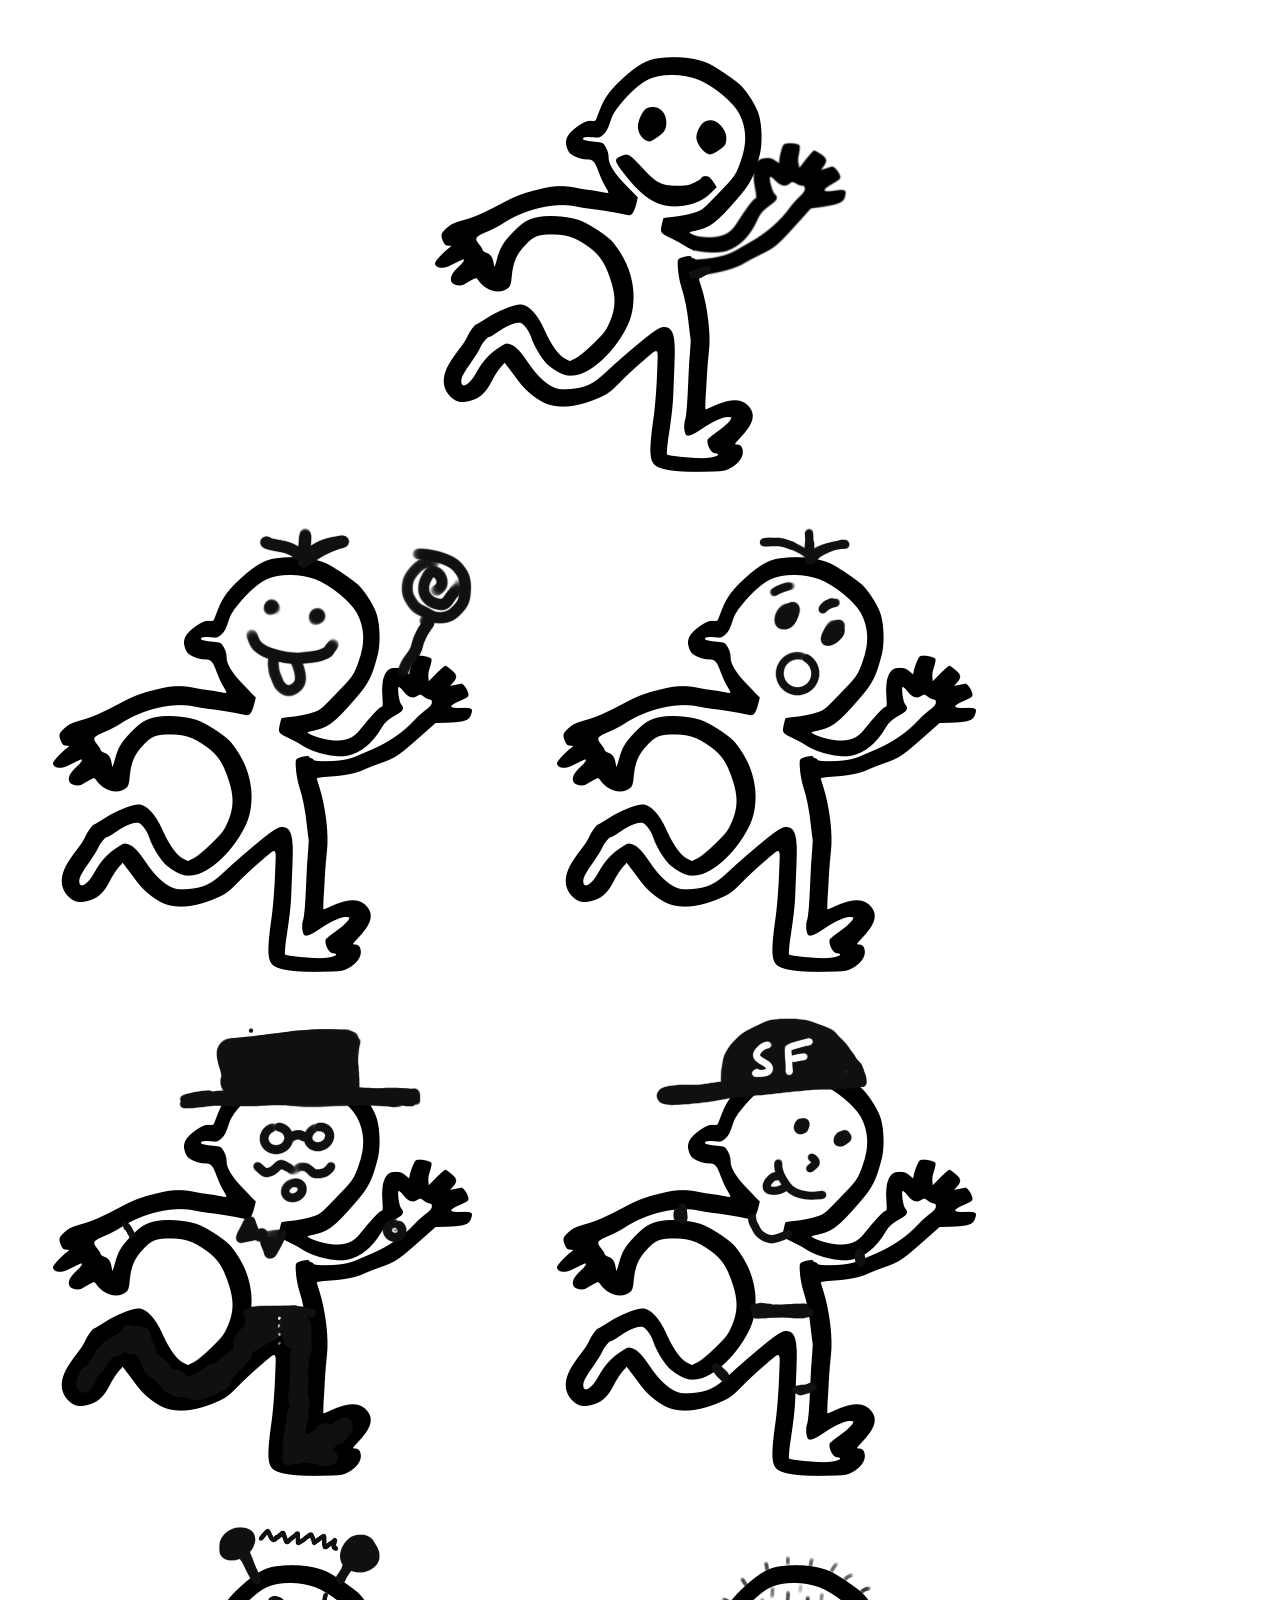
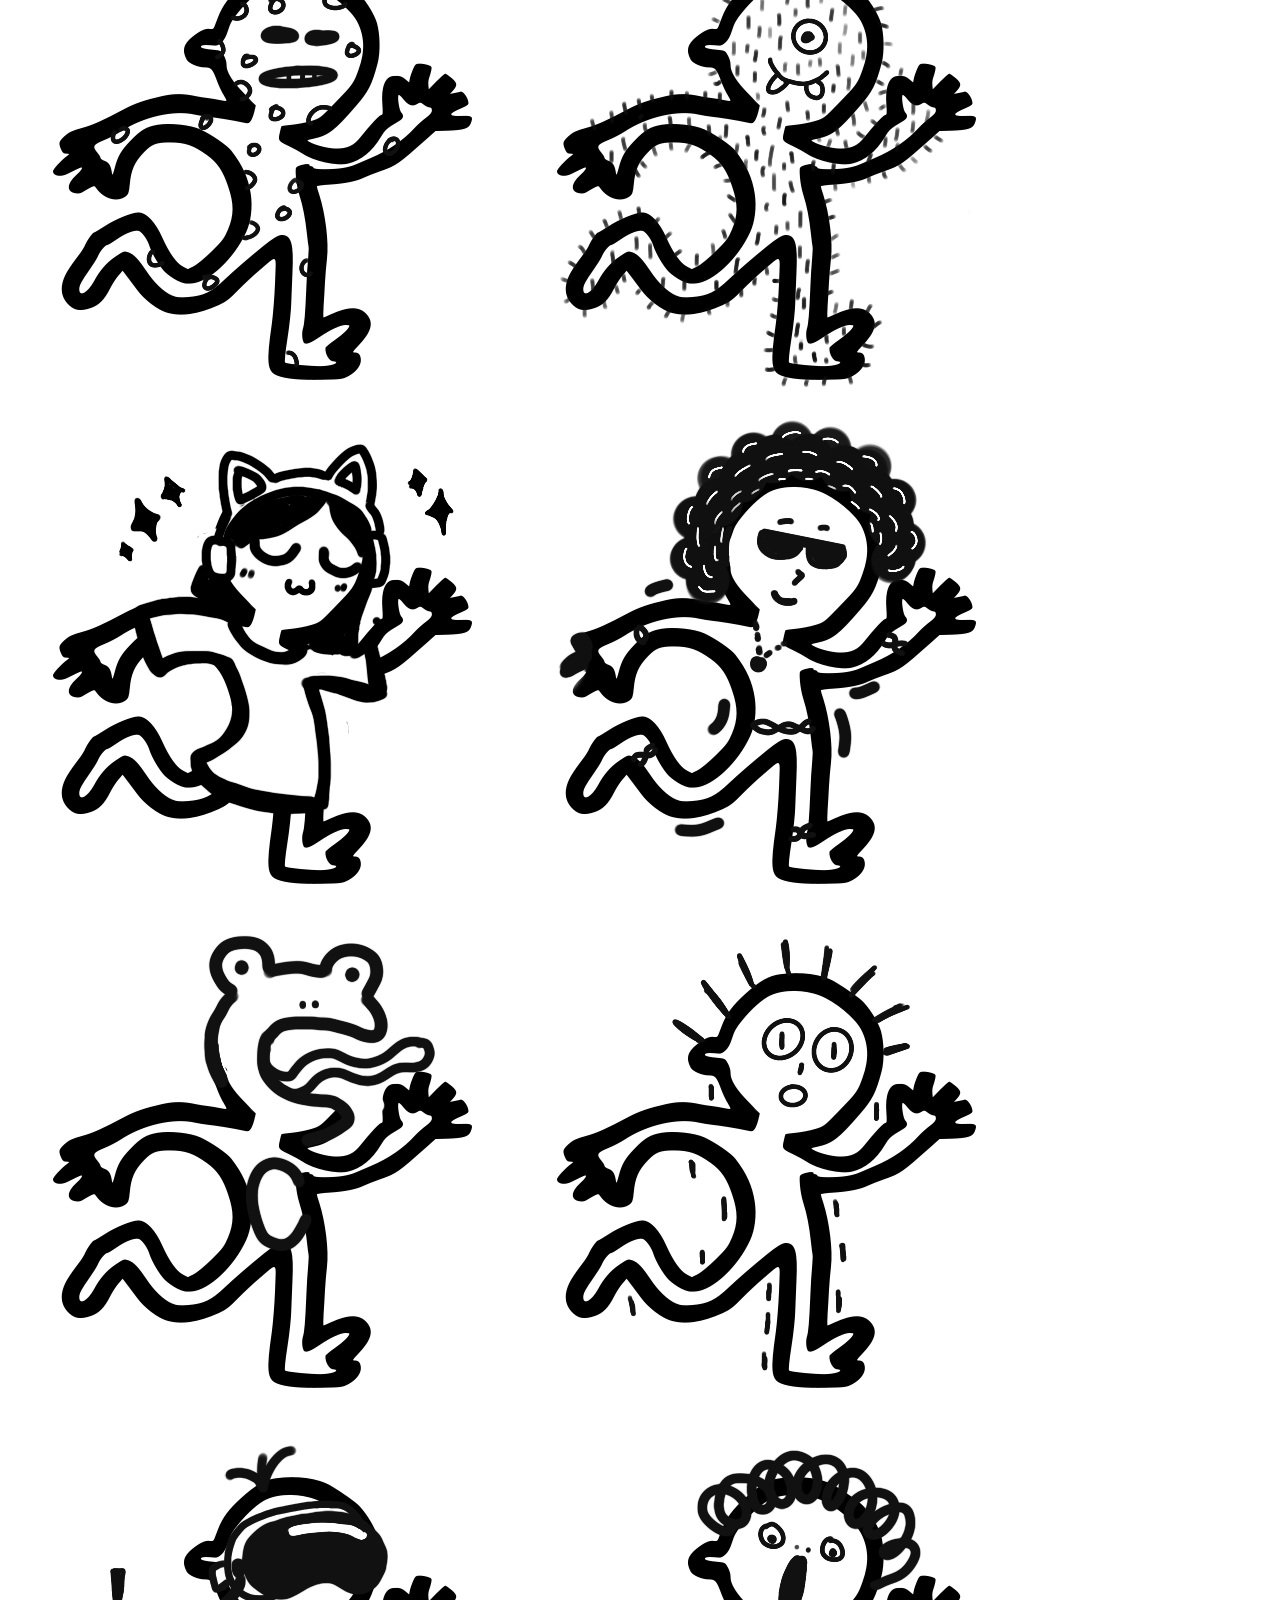
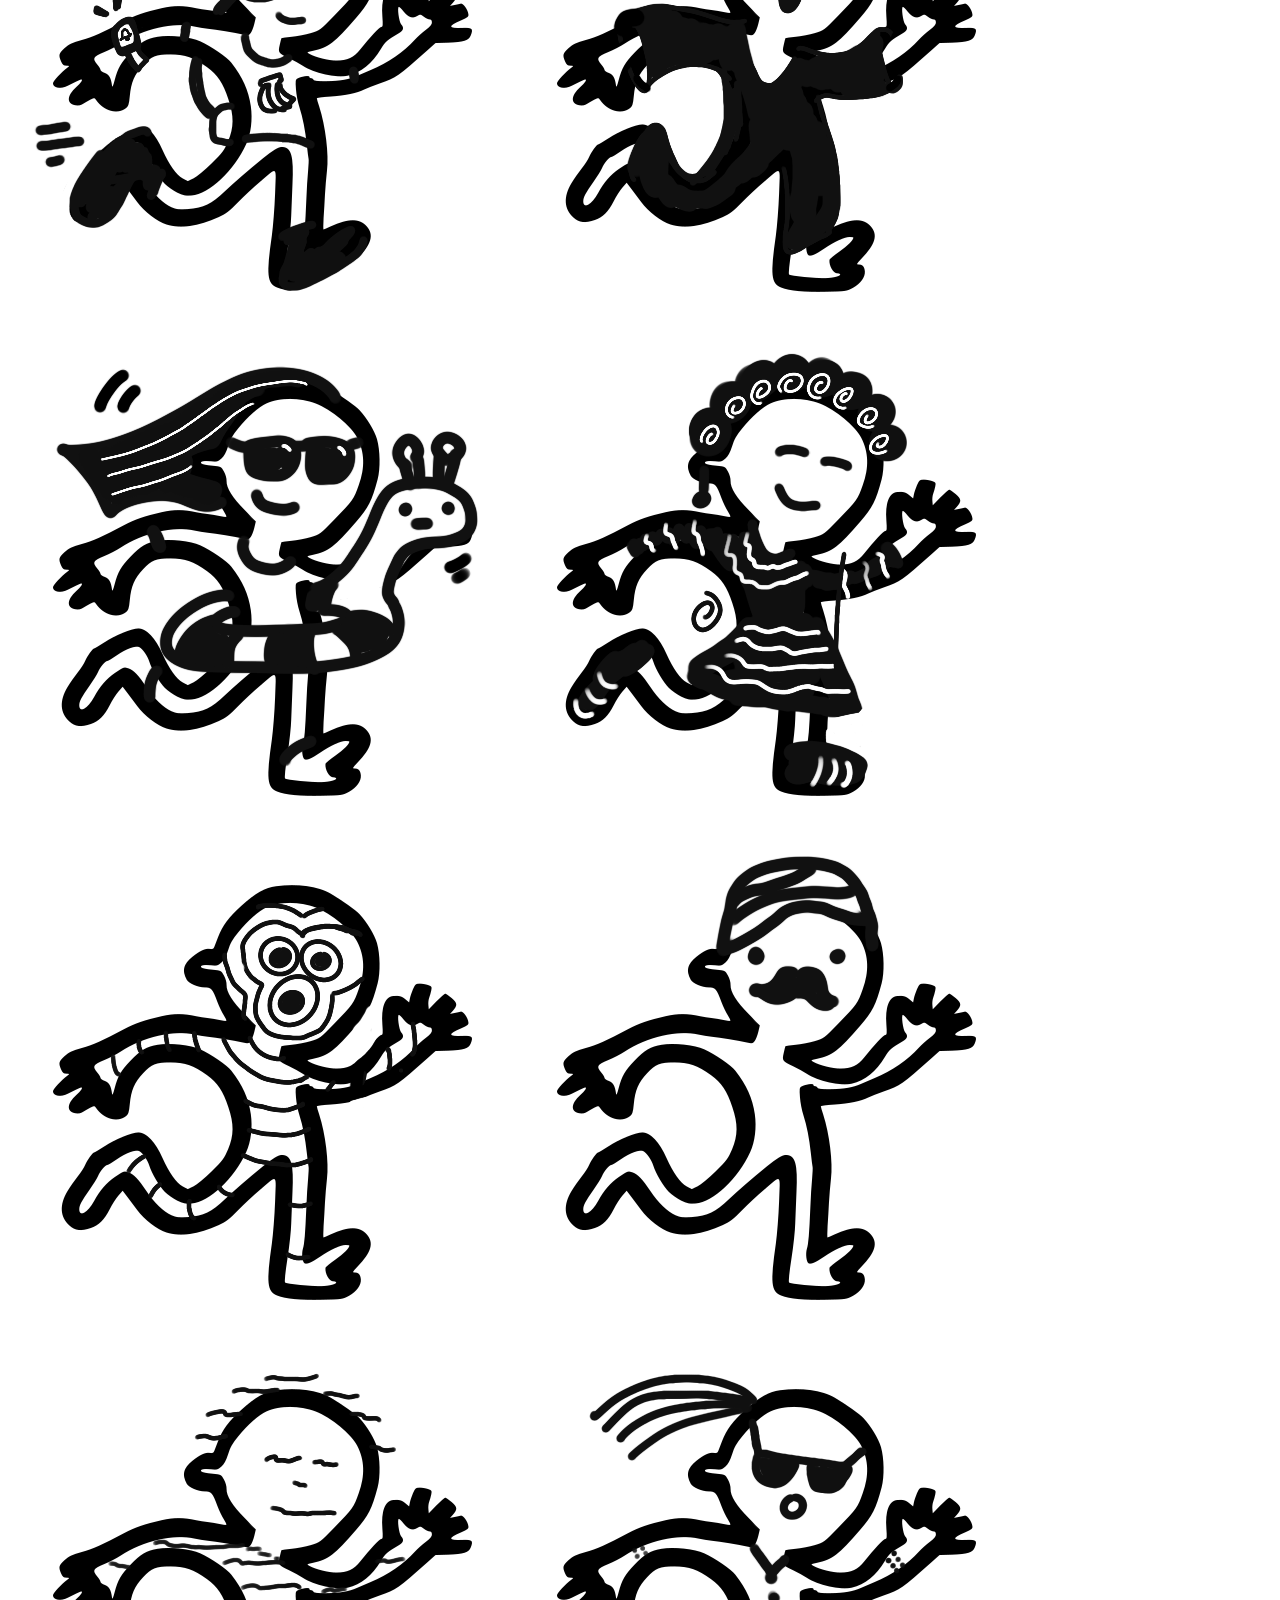
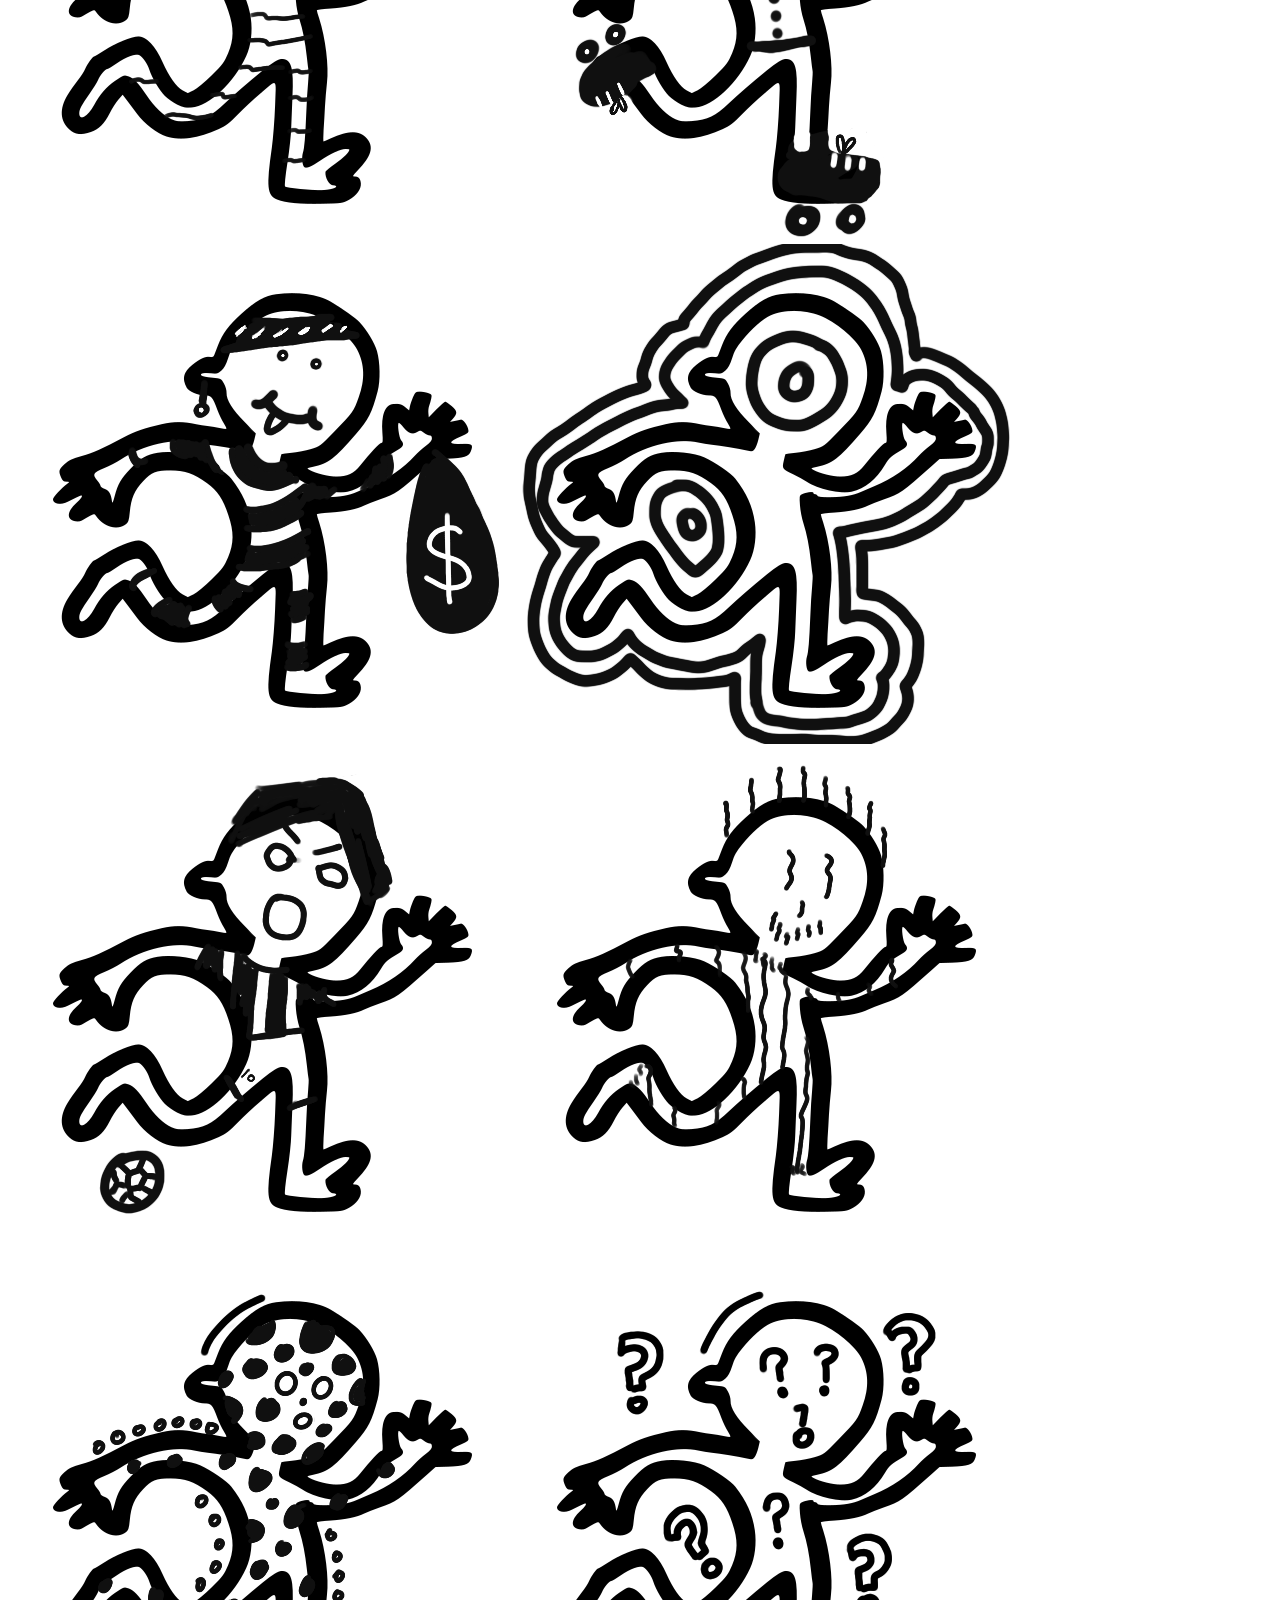
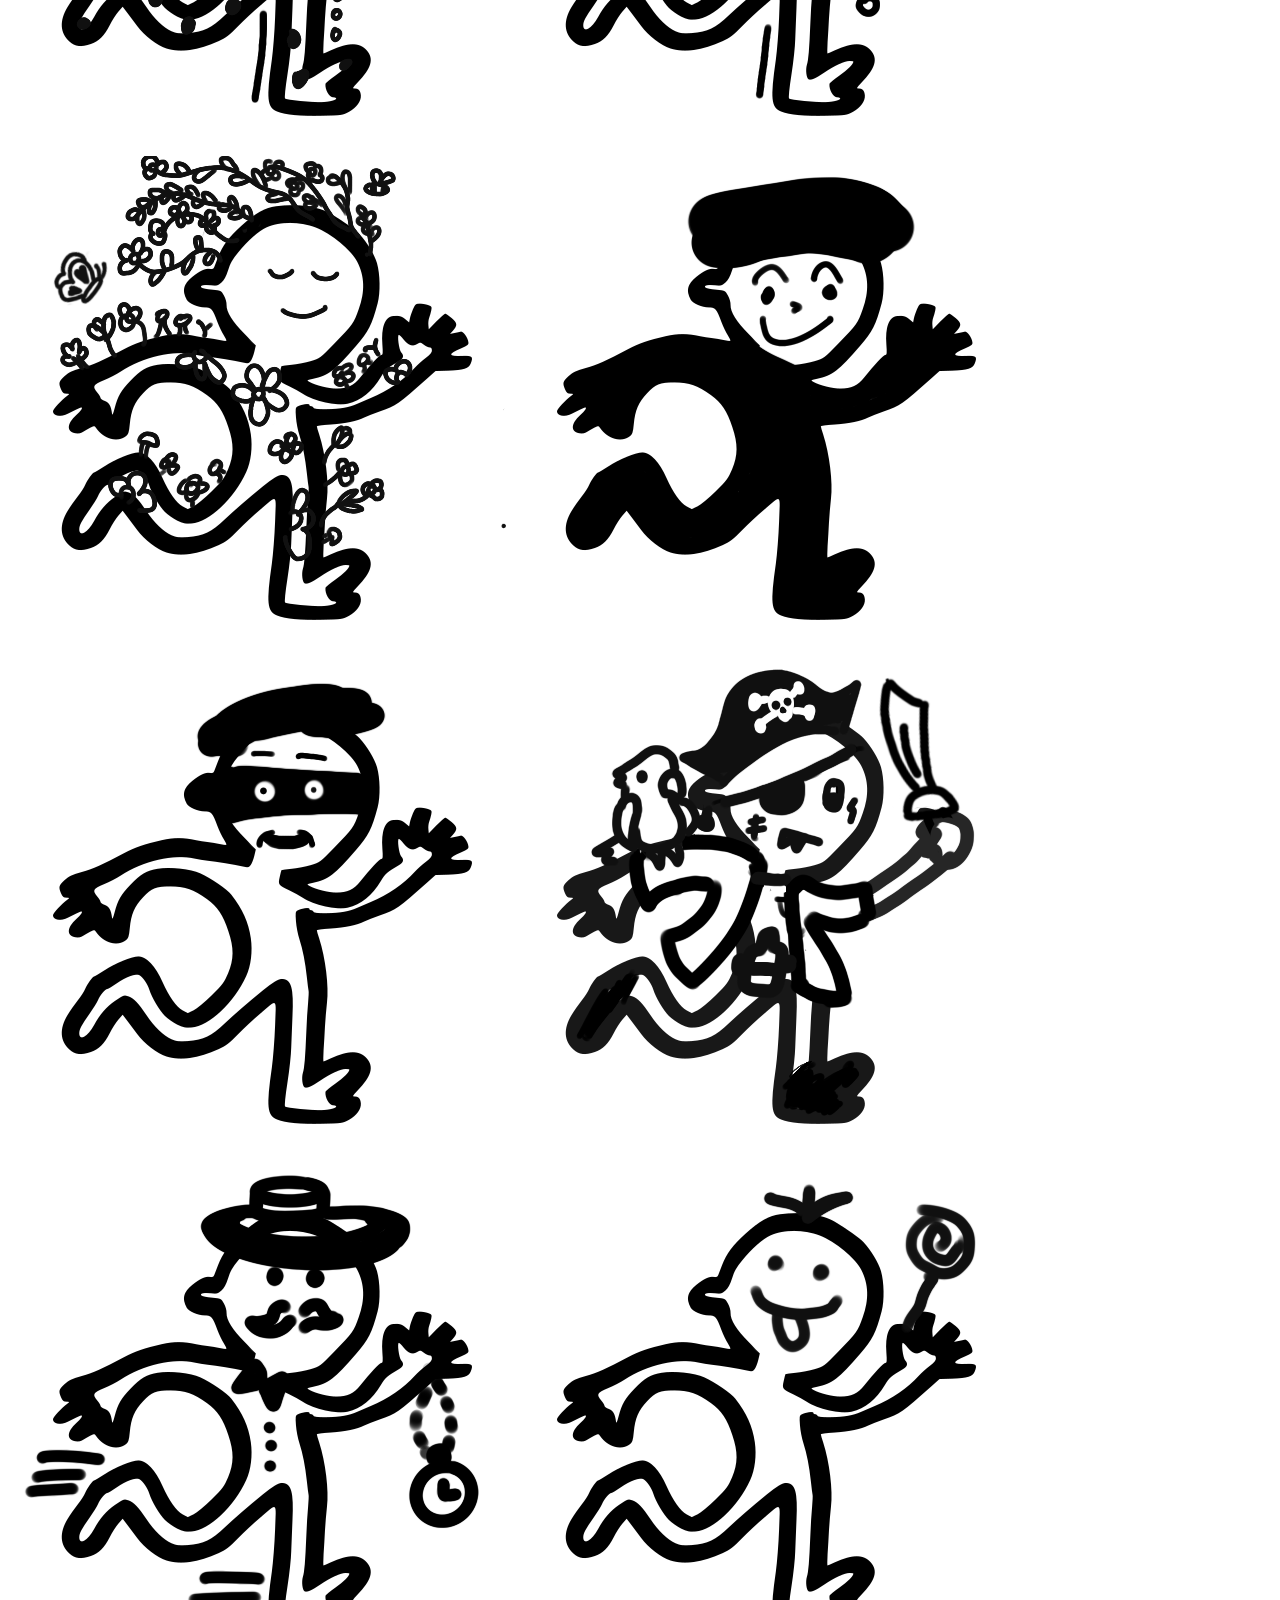
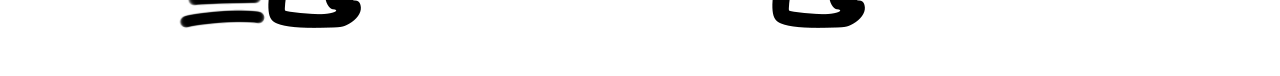
<file: avatar/index.html>
<html>
  <head>
    <title>SF Pursuit Avatars</title>
  </head>
  <body>
    <div style="width: fit-content; margin:0 auto;"><img src="moving.gif"></div>
    <div>
      <img src="guy-1.PNG">
      <img src="guy-2.PNG">
      <img src="guy-3.PNG">
      <img src="guy-4.PNG">
      <img src="guy-5.PNG">
      <img src="guy-6.PNG">
      <img src="guy-7.PNG">
      <img src="guy-8.PNG">
      <img src="guy-9.PNG">
      <img src="guy-10.PNG">
      <img src="guy-11.PNG">
      <img src="guy-12.PNG">
      <img src="guy-13.PNG">
      <img src="guy-14.PNG">
      <img src="guy-15.PNG">
      <img src="guy-16.PNG">
      <img src="guy-17.PNG">
      <img src="guy-18.PNG">
      <img src="guy-19.PNG">
      <img src="guy-20.PNG">
      <img src="guy-21.PNG">
      <img src="guy-22.PNG">
      <img src="guy-23.PNG">
      <img src="guy-24.PNG">
      <img src="guy-25.PNG">
      <img src="guy-26.PNG">
      <img src="guy-27.PNG">
      <img src="guy-28.PNG">
      <img src="guy-29.PNG">
      <img src="guy-30.PNG">
    </div>
  </body>
</html>
</file>
<file: style.css>
body {
    background-image: url("bg-30.svg");
    background-position: -75px -140px;

    font-family: Suisse, sans-serif;
}

div.message {
    float: left;
    background-color: rgb(219, 234, 254);

    border-style: solid;
    border-color: rgb(37, 99, 235);
    border-width: 4px;
    border-radius: 12px;

    padding: 24px;

    margin: 32px;
    
    width: 320px;

    transform: matrix(0.999391, 0.0348995, -0.0348995, 0.999391, 0, 0);
}

div#userstats {
    float: left;
    background-image: url(https://www.transparenttextures.com/patterns/cardboard.png);
    background-color: white;

    border-style: solid;
    border-color: rgb(0, 0, 0);
    border-width: 4px;
    border-radius: 12px;

    padding: 24px;

    margin: 32px;
    
    width: 320px;

    transform: matrix(0.999848, -0.0174524, 0.0174524, 0.999848, 0, 0);
}

div.solved {
    float: left;
    background-color: white;

    border-style: solid;
    border-color: rgb(0, 0, 0);
    border-width: 4px;
    border-radius: 12px;

    width: fit-content;

    margin: 32px;

    text-align: center;
}

.solved table {
    border-collapse: collapse;
}

.solved td, .solved th {
    border: 1px solid;
    padding: 6px;
    text-align: center;
}

/*.solved td:last-child, .solved th:last-child {
    background: linear-gradient(rgb(255,0,0) 0%, rgb(255,154,0) 10%, rgb(208,222,33) 20%, rgb(79,220,74) 30%, rgb(63,218,216) 40%, rgb(47,201,226) 50%, rgb(28,127,238) 60%, rgb(95,21,242) 70%, rgb(186,12,248) 80%, rgb(251,7,217) 90%, rgb(255,0,0) 100%) 0 0/100% 200%;
    animation: rainbow 3s linear infinite;
}

@keyframes rainbow {
    from {background-position: 0 0}
    to {background-position:0 -200%}
}*/

div.clue-leaderboard-header {
    clear: both;
    margin: 16px;
}

div.clue-leaderboard {
    float: left;

    background-color: rgb(255,255,255);
    
    border-style: solid;
    border-radius: 12px;

    padding: 8px;

    margin: 16px;

    text-align: center;
}

.mission-header h3 {
    text-align: center;
    margin-bottom: 0;
}

.mission-header img {
    height: 128px;
    margin: 12px;
}

.clue-leaderboard .avatar img {
    width: 48px;
}
.clue-leaderboard tbody tr:first-child .avatar img {
    width: 64px;
}

.clue-leaderboard td {
    padding-left: 3px;
    padding-right: 3px;
}

.clue-leaderboard .stat {
    display: grid;
}

.clue-leaderboard .avatar {
    grid-column: 1 / 1;
    grid-row: 1 / 1;

    text-align: center;
}

.clue-leaderboard tbody tr:first-child .avatar {

}

.clue-leaderboard .name {
    grid-column: 1 / 1;
    grid-row: 2 / 2;

    text-align: center;
    margin-left: auto;
    margin-right: auto;
}

.clue-leaderboard tbody tr:first-child .name {
    font-weight: bold;
}

.clue-leaderboard .time {
    grid-column: 2 / 2;
    grid-row: 1 / 2;

    text-align: right;
    margin: auto;
}

.clue-leaderboard tbody tr:first-child .time {
    display: none;
}
</file>
